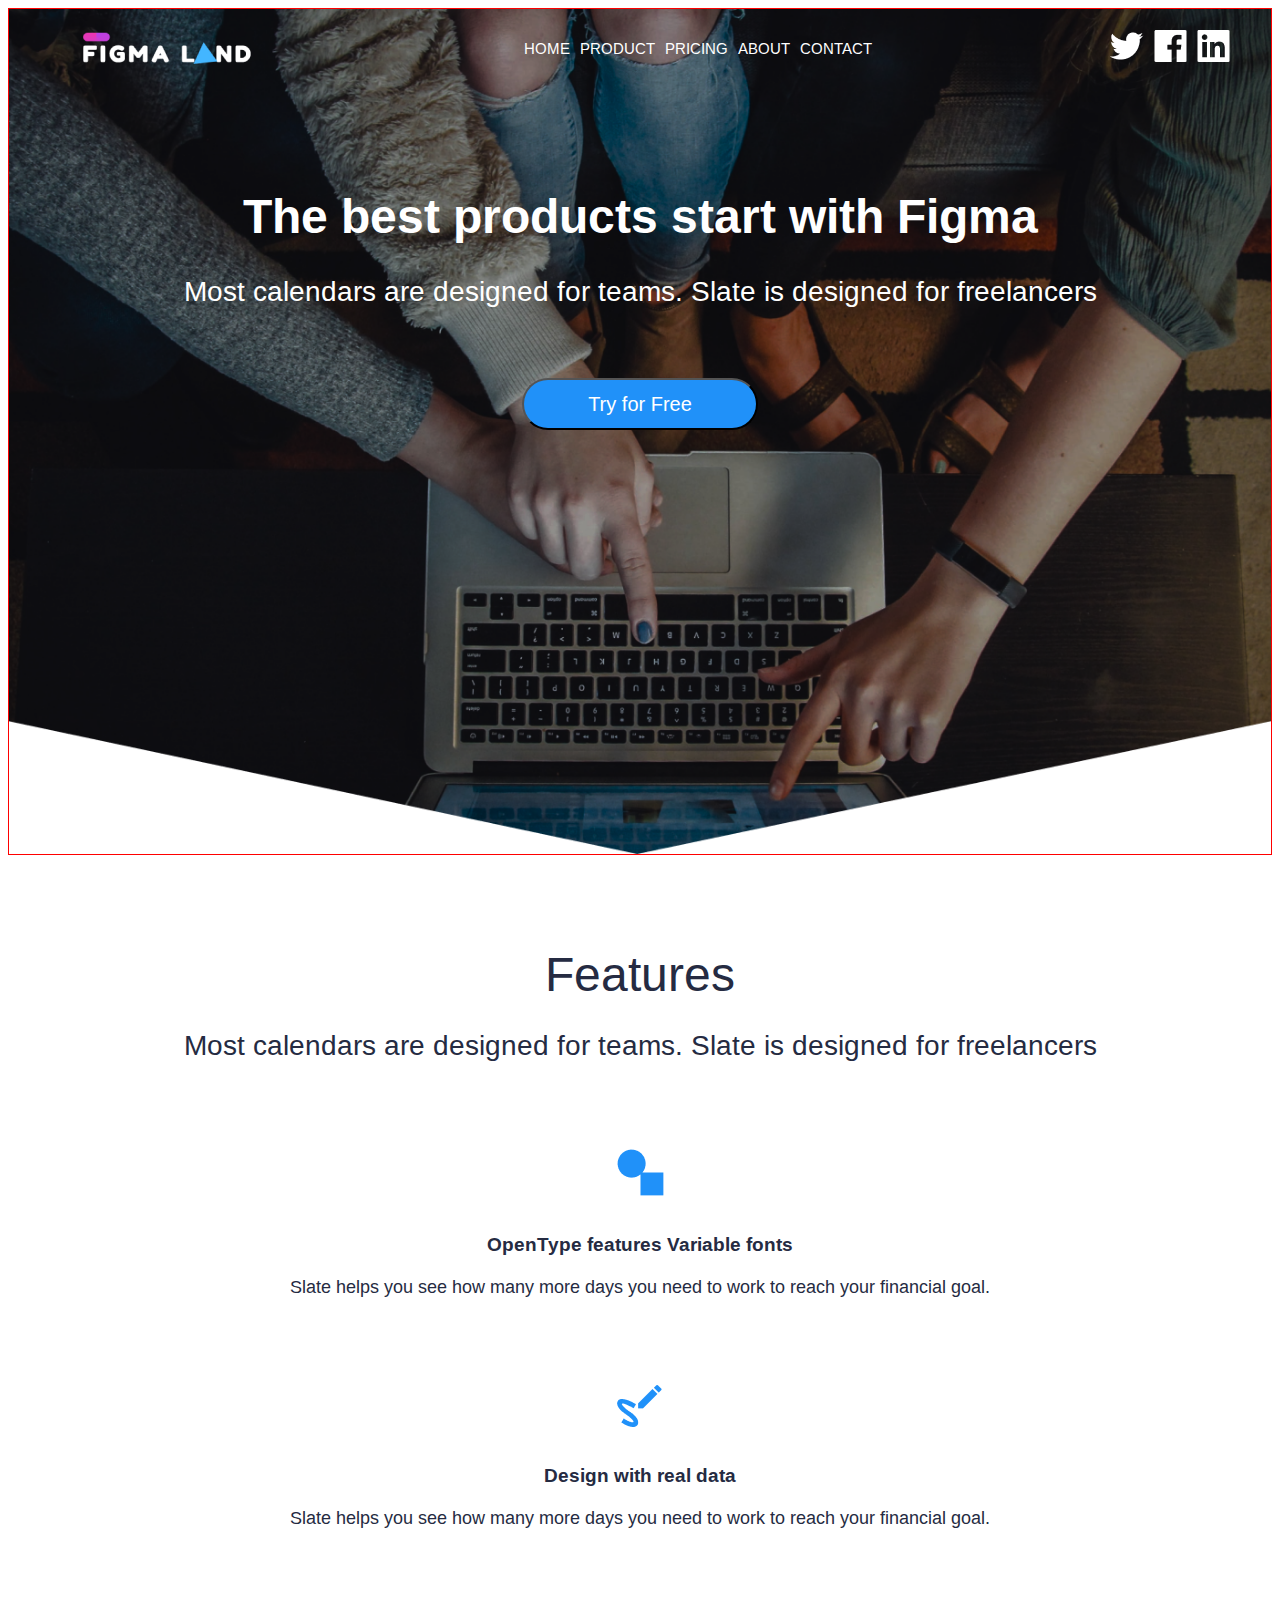
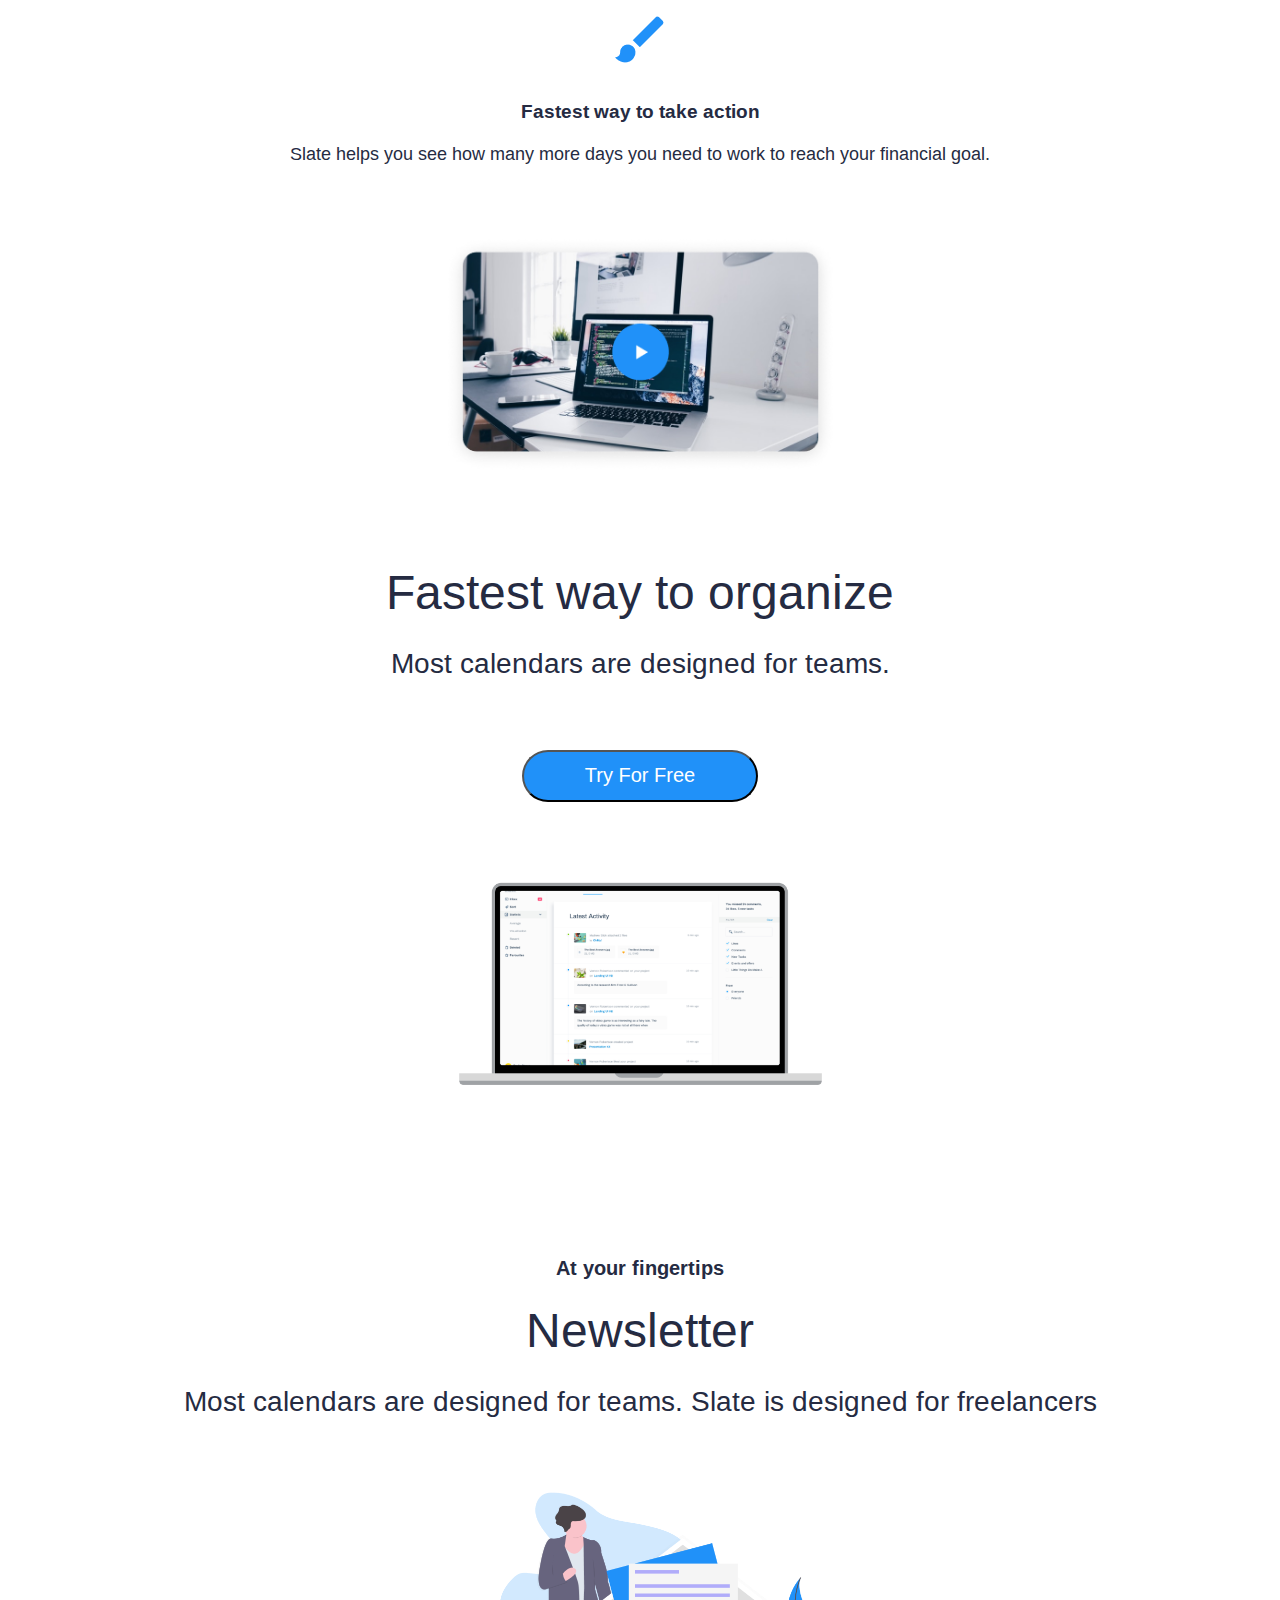
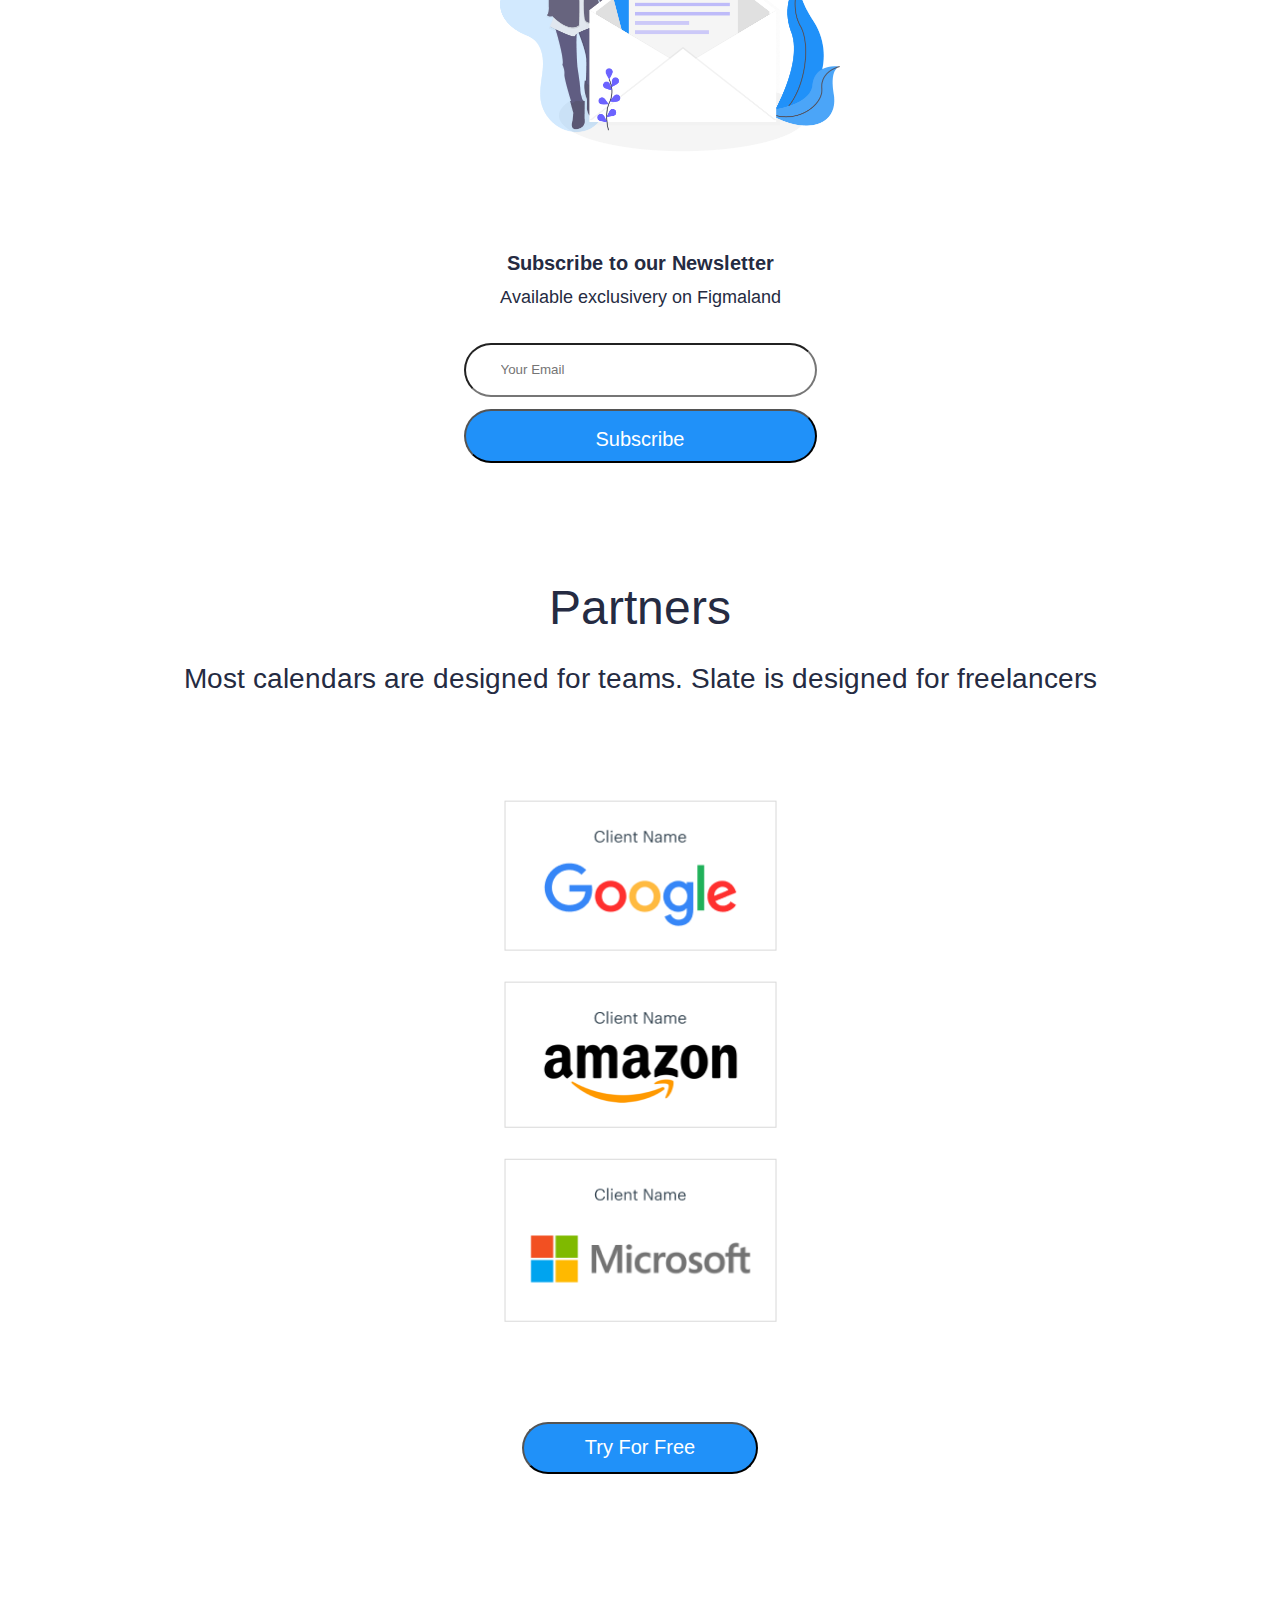
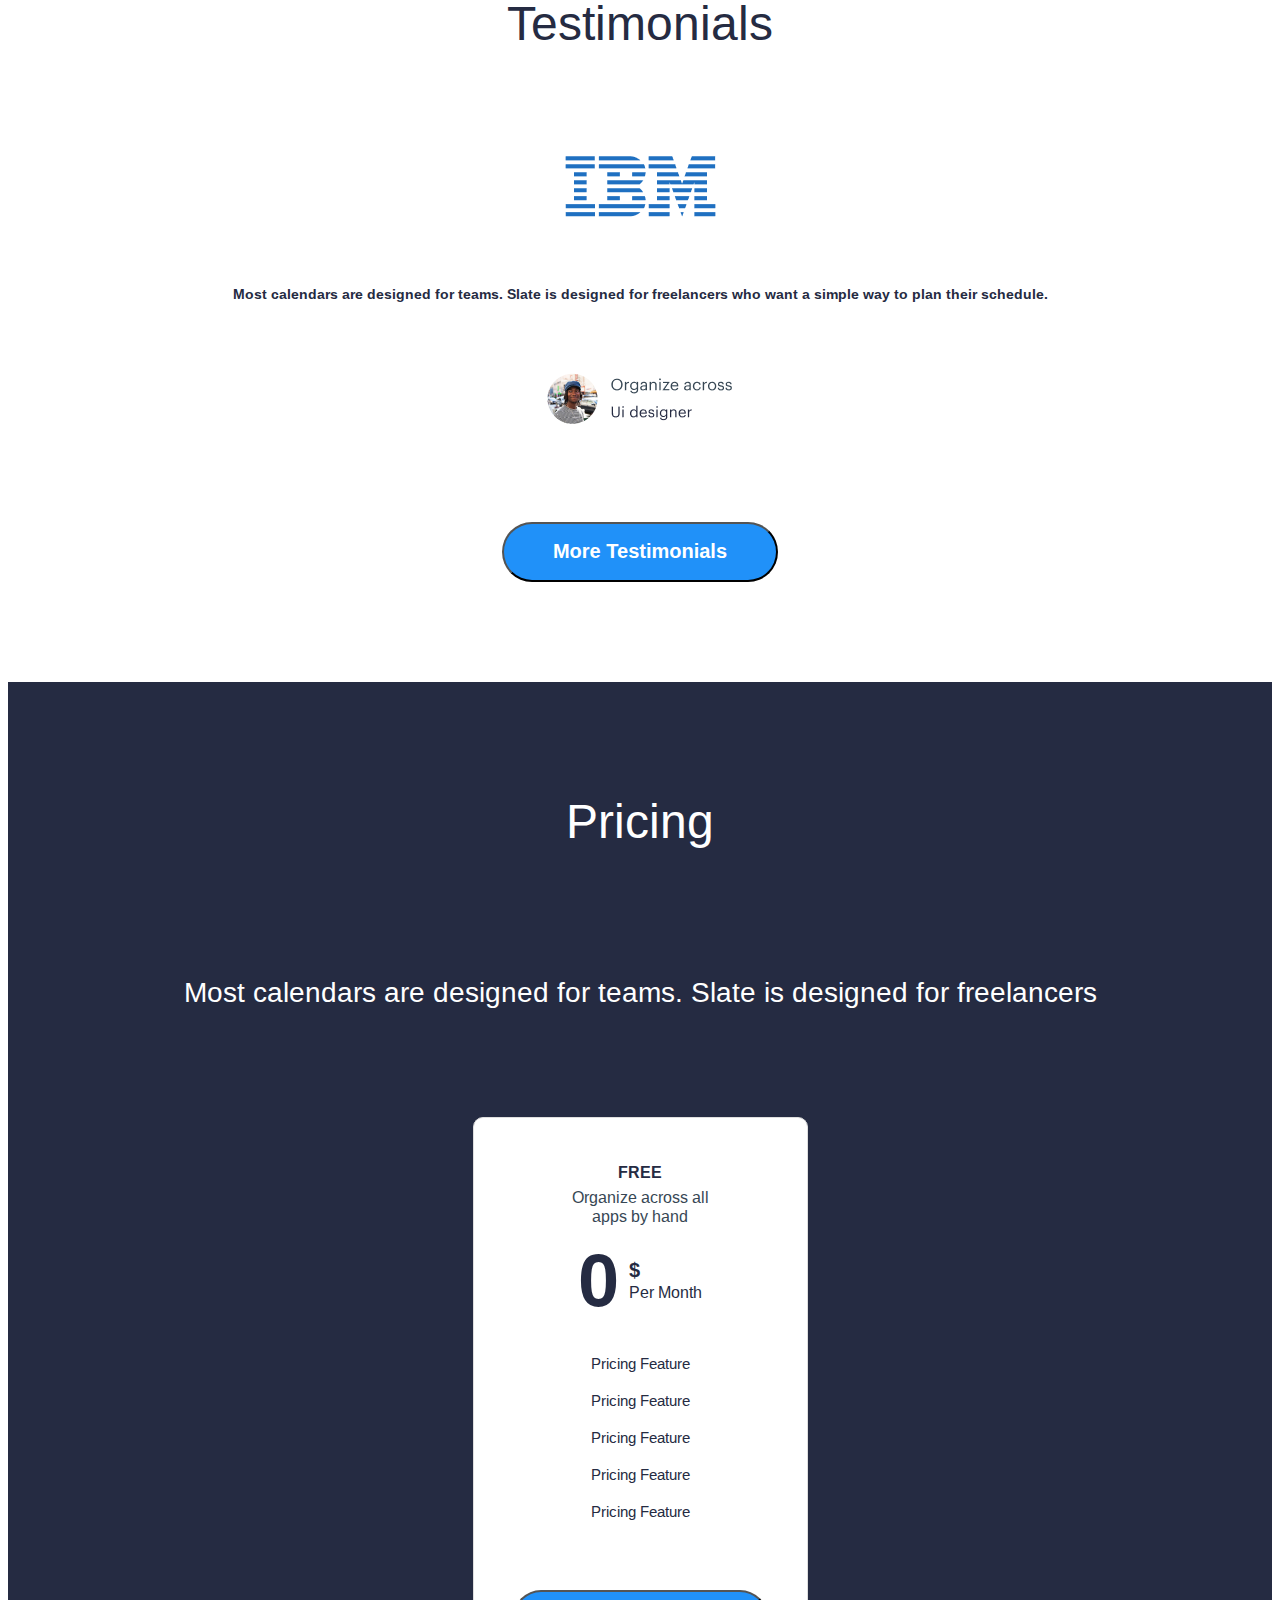
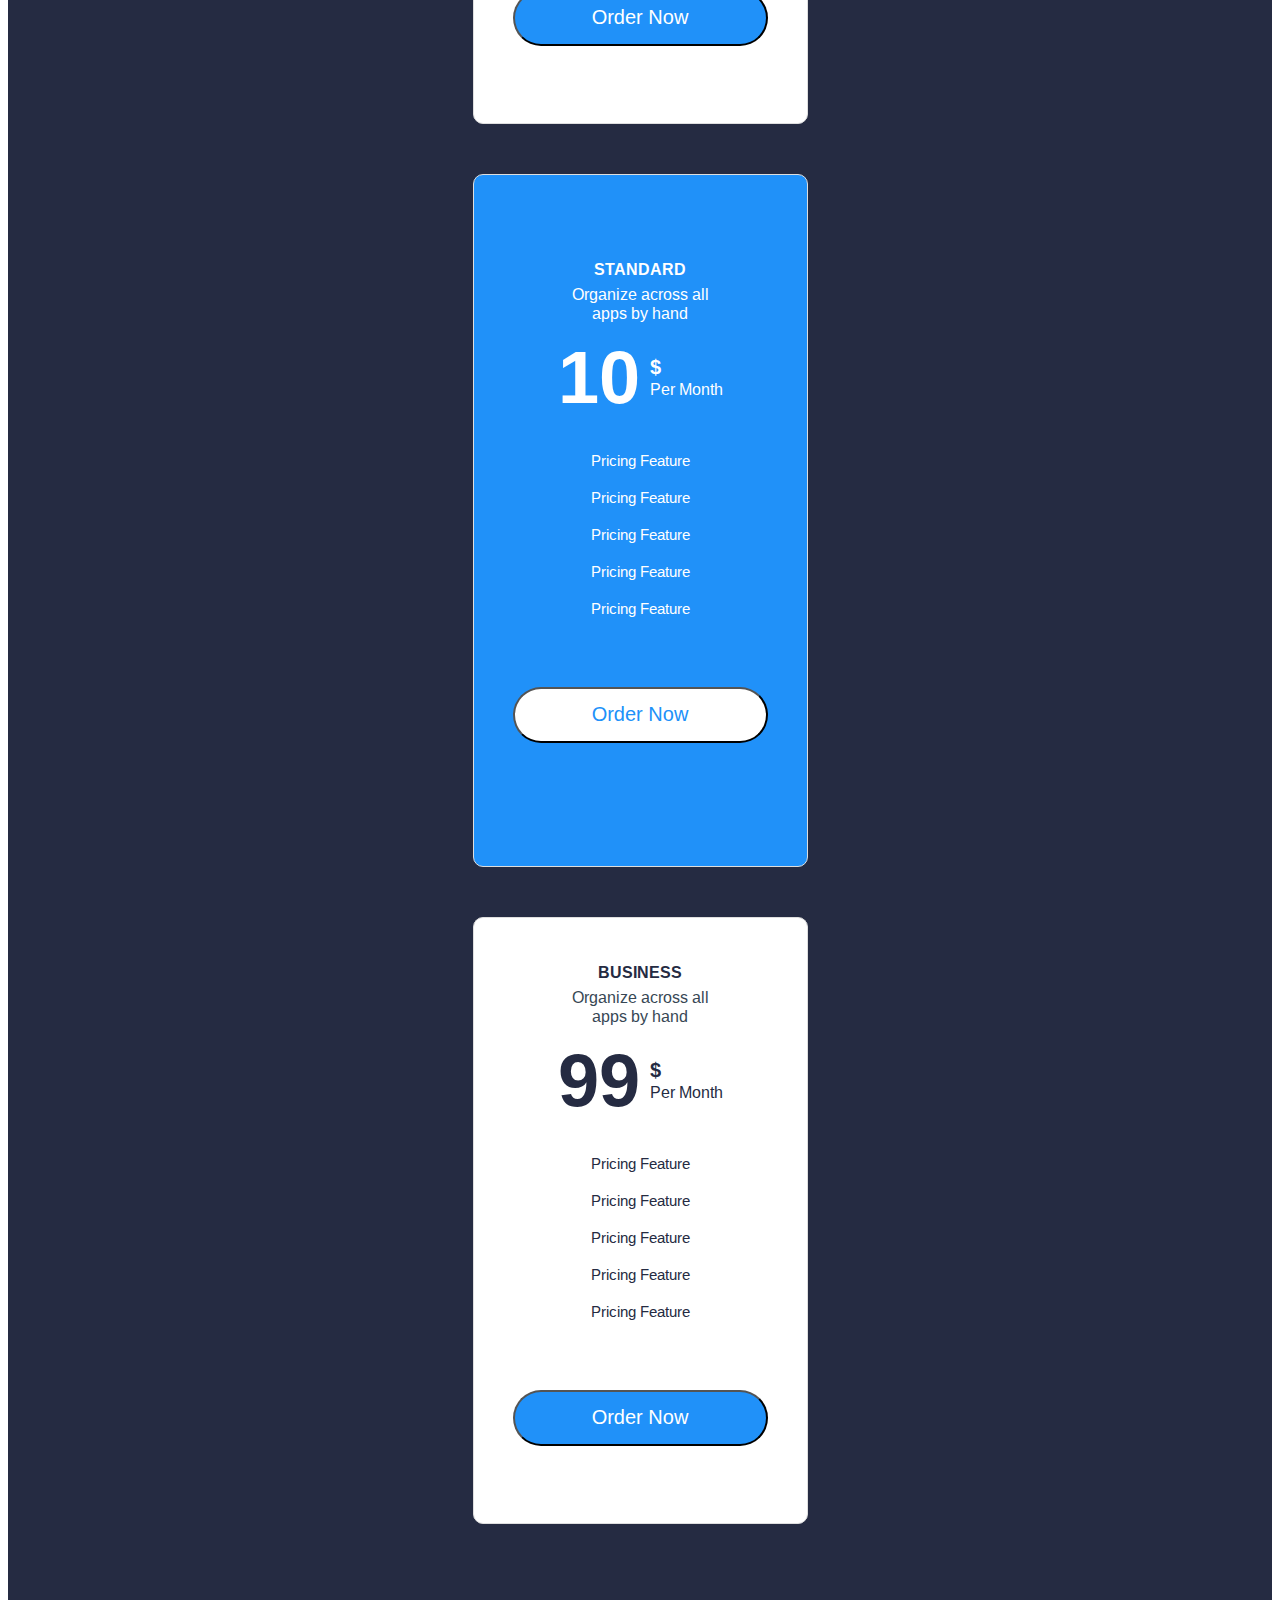
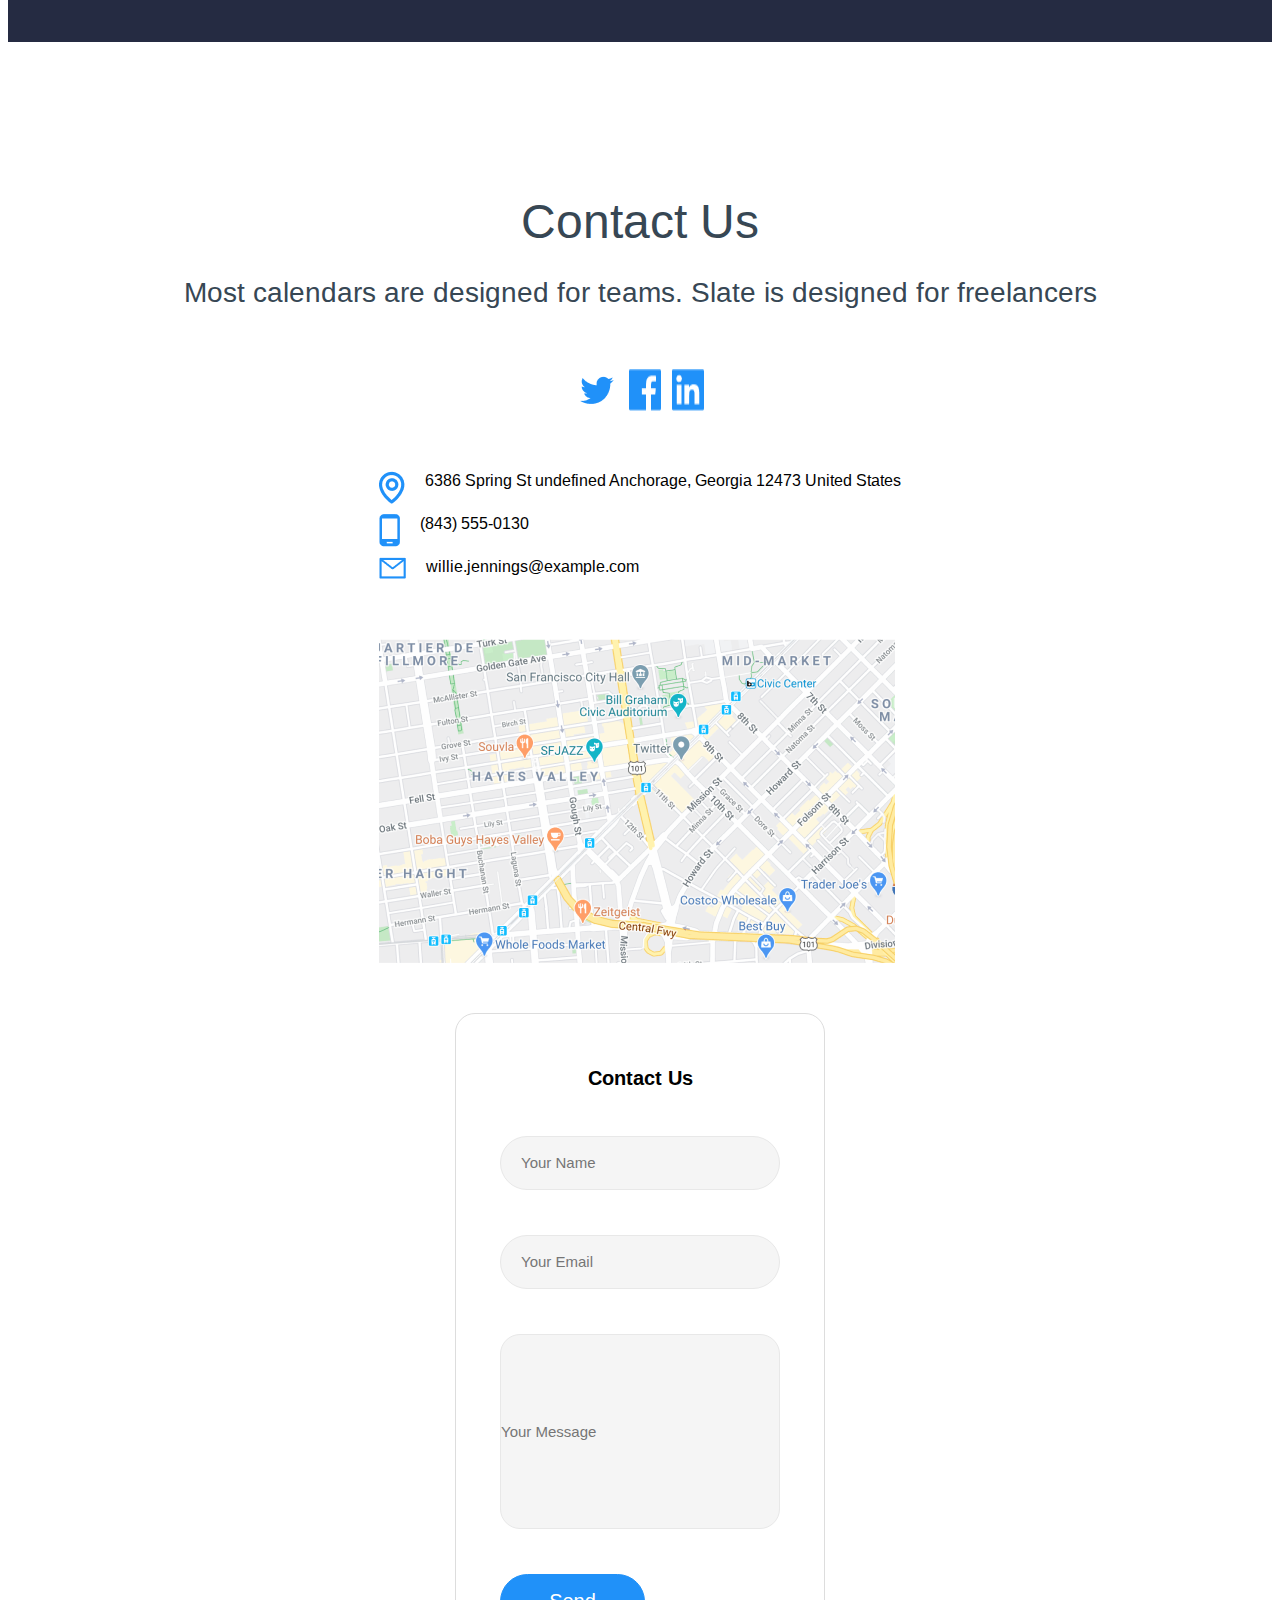
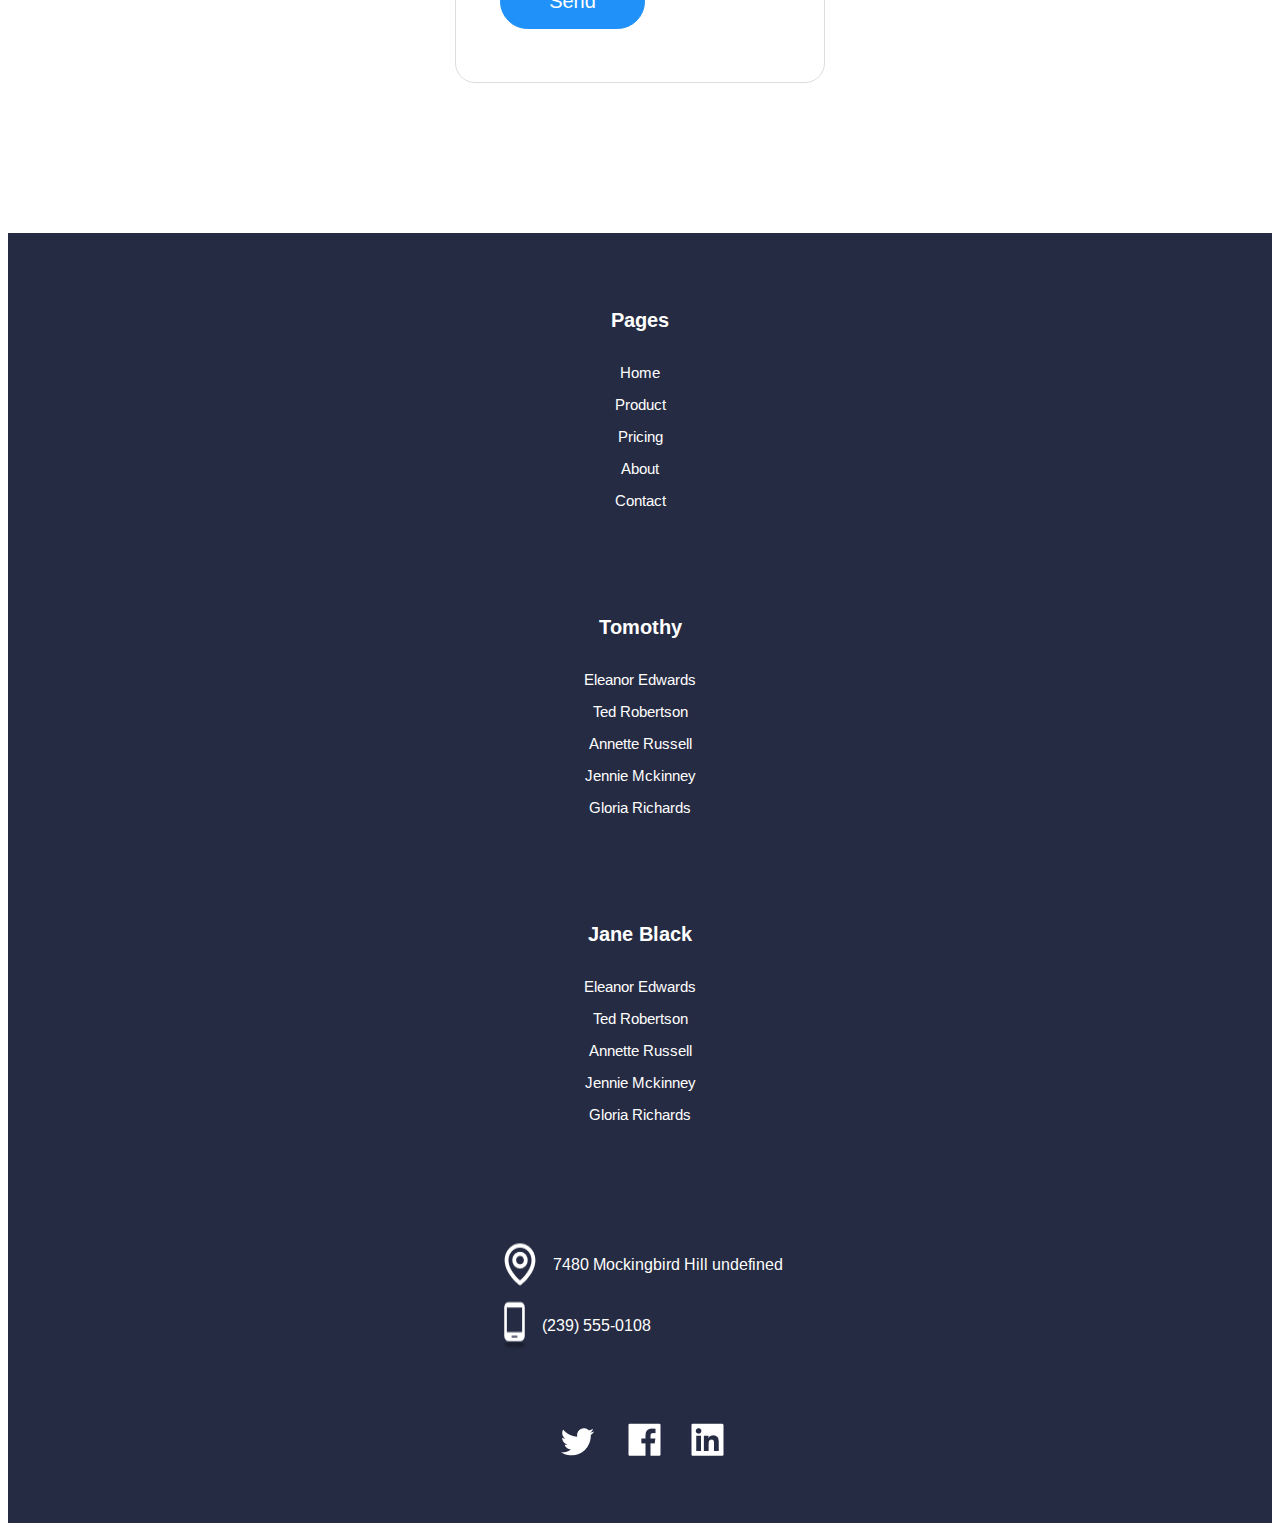
<file: index.html>
<!DOCTYPE html>
<html lang="en">

<head>
    <meta charset="UTF-8">
    <meta http-equiv="X-UA-Compatible" content="IE=edge">
    <meta name="viewport" content="width=device-width, initial-scale=1.0">
    <title>FIGMA LAND</title>
    <link rel="stylesheet" href="css/index.css">
</head>

<body>
    <header data-include="header.partial.html"></header>
        
    <main>
        <section class="section">
            <h2 class="section__title">Features</h2>
            <p class="section__text">Most calendars are designed for teams. Slate is designed for freelancers</p>

            <div class="section-features__cards">
                <div class="section-features__card">
                    <img class="section-features__card-img" src="img/feature-style-icon.png" width="61" alt="feature-style-icon">
                    <h3 class="section-features__card-title">OpenType features Variable fonts</h3>
                    <p class="section-features__card-description">Slate helps you see how many more days you need to work to reach your financial goal.</p>
                </div>
                <div class="section-features__card">
                    <img class="section-features__card-img" src="img/drawing-icon.png" alt="drawing-icon">
                    <h3 class="section-features__card-title">Design with real data</h3>
                    <p class="section-features__card-description">Slate helps you see how many more days you need to work to reach your financial goal.</p>
                </div>    
                <div class="section-features__card">
                    <img class="section-features__card-img" src="img/brush-icon.png" alt="brush-icon">
                    <h3 class="section-features__card-title">Fastest way to take action</h3>
                    <p class="section-features__card-description">Slate helps you see how many more days you need to work to reach your financial goal.</p>
                </div>
                
                <img class="section__img-laptop1" src="img/mobile_video_scr.png" alt="videoscreen">

            </div>
        </section>

        <section class="section">
            <h2 class="section__title">Fastest way to organize</h2>
            <p class="section__text">Most calendars are designed for teams.</p>
            <button class="button_Try-For-Free">Try For Free</button>
            <img class="section__img-laptop2" src="img/laptop-icon.png" alt="laptop-icon">
        </section>

        <div class="section section-newsletter">
            <h3 class="section-newsletter__card-title">At your fingertips</h3>
            <h2 class="section-newsletter__title">Newsletter</h2>
            <p class="section-newsletter__text">Most calendars are designed for teams. Slate is designed for freelancers</p>
            <img class="section__img-letter" src="img/letter.png" alt="letter">
            <div class="section__subscribe-form">   
                <h3 class="subscribe-form__tittle">Subscribe to our Newsletter</h3>              
                <p class="subscribe-form__text">Available exclusivery on Figmaland</p>
                <form class="subscribe-form">   
                    <input class="placeholder" type="email" placeholder="Your Email">
                    <input class="subscribe-btn" type="submit" value="Subscribe">
                </form>
            </div>    
        </div>

        <div class="section section-partners">   
            <h2 class="section-partners__title">Partners</h2>
            <p class="section-partners__text">Most calendars are designed for teams. Slate is designed for freelancers</p>
            
            <img class="section-partners-icon" src="img/google-icon.png" alt="google-icon">
            <img class="section-partners-icon" src="img/amazon-icon.png" alt="amazon-icon">
            <img class="section-partners-icon" src="img/microsoft-icon.png" alt="microsoft-icon">
            <button class="button_Try-For-Free">Try For Free</button>
        </div>        
        
        <div class="section section-testimonials">            
            <h2 class="section-testimonials__title">Testimonials</h2>
            <img class="section-testimonials__img" src="img/ibm-icon.png" alt="ibm-icon">
            <p class="section-testimonials__text">Most calendars are designed for teams. Slate is designed for freelancers who want a simple way to plan their schedule.</p>
            <img class="section-testimonials__icon" src="img/client-icon.png" alt="client-icon">
            <button class="section-testimonials__btn">More Testimonials</button>
        </div>

        <div class="section section-pricing">
            <h2 class="section-pricing__title">Pricing</h2>
            <p class="section-pricing__text">Most calendars are designed for teams. Slate is designed for freelancers</p>

            <div class="section-pricing__cards">
                <div class="section-pricing__card free-card">
                    <h4 class="card__title title-free-card">FREE</h4>
                    <p class="card__text text-free-card">Organize across all apps by hand</p>
                    <div class="card__price price-free">
                        <p class="price-number free-price-number">0</p>
                        <div class="price-item-free">
                            <p class="price-item1-free">$</p>
                            <p class="price-item2-free">Per Month</p>
                        </div>
                    </div>
                    <a class="free-card-link" href="#">Pricing Feature</a>
                    <a class="free-card-link" href="#">Pricing Feature</a>
                    <a class="free-card-link" href="#">Pricing Feature</a>
                    <a class="free-card-link" href="#">Pricing Feature</a>
                    <a class="free-card-link" href="#">Pricing Feature</a>
                    <button class="card__btn free-card-btn">Order Now</button>
                </div>

                <div class="section-pricing__card standart-card">
                    <h4 class="card__title title-standart-card">STANDARD</h4>
                    <p class="card__text text-standart-card">Organize across all apps by hand</p>
                    <div class="card__price price-standart">
                        <p class="price-number price-number-standart">10</p>
                        <div class="price-item-standart">
                            <p class="price-item1-standart">$</p>
                            <p class="price-item2-standart">Per Month</p>
                        </div>
                    </div>
                    <a class="standart-card-link" href="#">Pricing Feature</a>
                    <a class="standart-card-link" href="#">Pricing Feature</a>
                    <a class="standart-card-link"" href="#">Pricing Feature</a>
                    <a class="standart-card-link" href="#">Pricing Feature</a>
                    <a class="standart-card-link"" href="#">Pricing Feature</a>
                    
                    <button class="card__btn standart-card-btn">Order Now</button>
                </div>

                <div class="section-pricing__card business-card">
                    <h4 class="card__title title-business-card">BUSINESS</h4>
                    <p class="card__text text-business-card">Organize across all apps by hand</p>
                    <div class="card__price price-business">
                        <p class="price-number price-number-business">99</p>
                        <div class="price-item-business">
                            <p class="price-item1-business">$</p>
                            <p class="price-item2-business">Per Month</p>
                        </div>
                    </div>
                    <a class="business-card-link" href="#">Pricing Feature</a>
                    <a class="business-card-link" href="#">Pricing Feature</a>
                    <a class="business-card-link"" href="#">Pricing Feature</a>
                    <a class="business-card-link" href="#">Pricing Feature</a>
                    <a class="business-card-link"" href="#">Pricing Feature</a>
                    <button class="card__btn business-card-btn">Order Now</button>
                </div>
            </div>    
        </div>

        <div class="section section-contact-us">
            <h2 class="section-contact-us__title">Contact Us</h2>
            <p class="section-contact-us__text">Most calendars are designed for teams. Slate is designed for freelancers</p>
            
            <div class="section-contact-us__social">
                <img class="section-contact-us__social-twitter" src="img/twitter-blue-icon.png" alt="twitter-icon">
                <img class="section-contact-us__social-facebook"src="img/facebook-blue-icon.png" alt="facebook-icon">
                <img class="section-contact-us__social-linkedin" src="img/linkedin-blue-icon.png" alt="linkedin-icon">
            </div>
            <div class="section-contact-us__contacts">
                <div class="section-contact-us__contacts-geo">
                    <img src="img/map-icon.png" alt="map-icon">
                    <p class="section-contact-us__contacts-geo-text">6386 Spring St undefined Anchorage, Georgia 12473 United States</p>
                </div>
                <div class="section-contact-us__contacts-tel">
                    <img src="img/phone-icon.png" alt="phone-icon">
                    <p class="section-contact-us__contacts-tell-text">(843) 555-0130</p>
                </div>
                <div class="section-contact-us__contacts-mail">
                    <img src="img/email-icon.png" alt="email-icon">
                    <p class="section-contact-us__contacts-mail-text">willie.jennings@example.com</p>
                </div>
                <img class="section-contact-us__contacts-map"src="img/map-screen.png" alt="map-screen">
            </div>
           
            <div class="section-contact-us__contact-form">
                <h3 class="contact-form-title">Contact Us</h3>
                <div class="contact-form">
                    <input class="contact-form-name" type="text" placeholder="Your Name">
                    <input class="contact-form-mail" type="email" placeholder="Your Email">
                    <input class="contact-form-text" type="text" placeholder="Your Message">
                    <input class="contact-form-btn" type="submit" value="Send">
                </div>
            </div>               
        </div>
    </main>

    <footer data-include="footer.partial.html"></footer>

    <script src="js/html-data-include.js"></script>
</body>

</html>
</file>
<file: css/index.css>
@import url(global.css);
@import url(header.css);
@import url(main.css);
@import url(footer.css);
</file>
